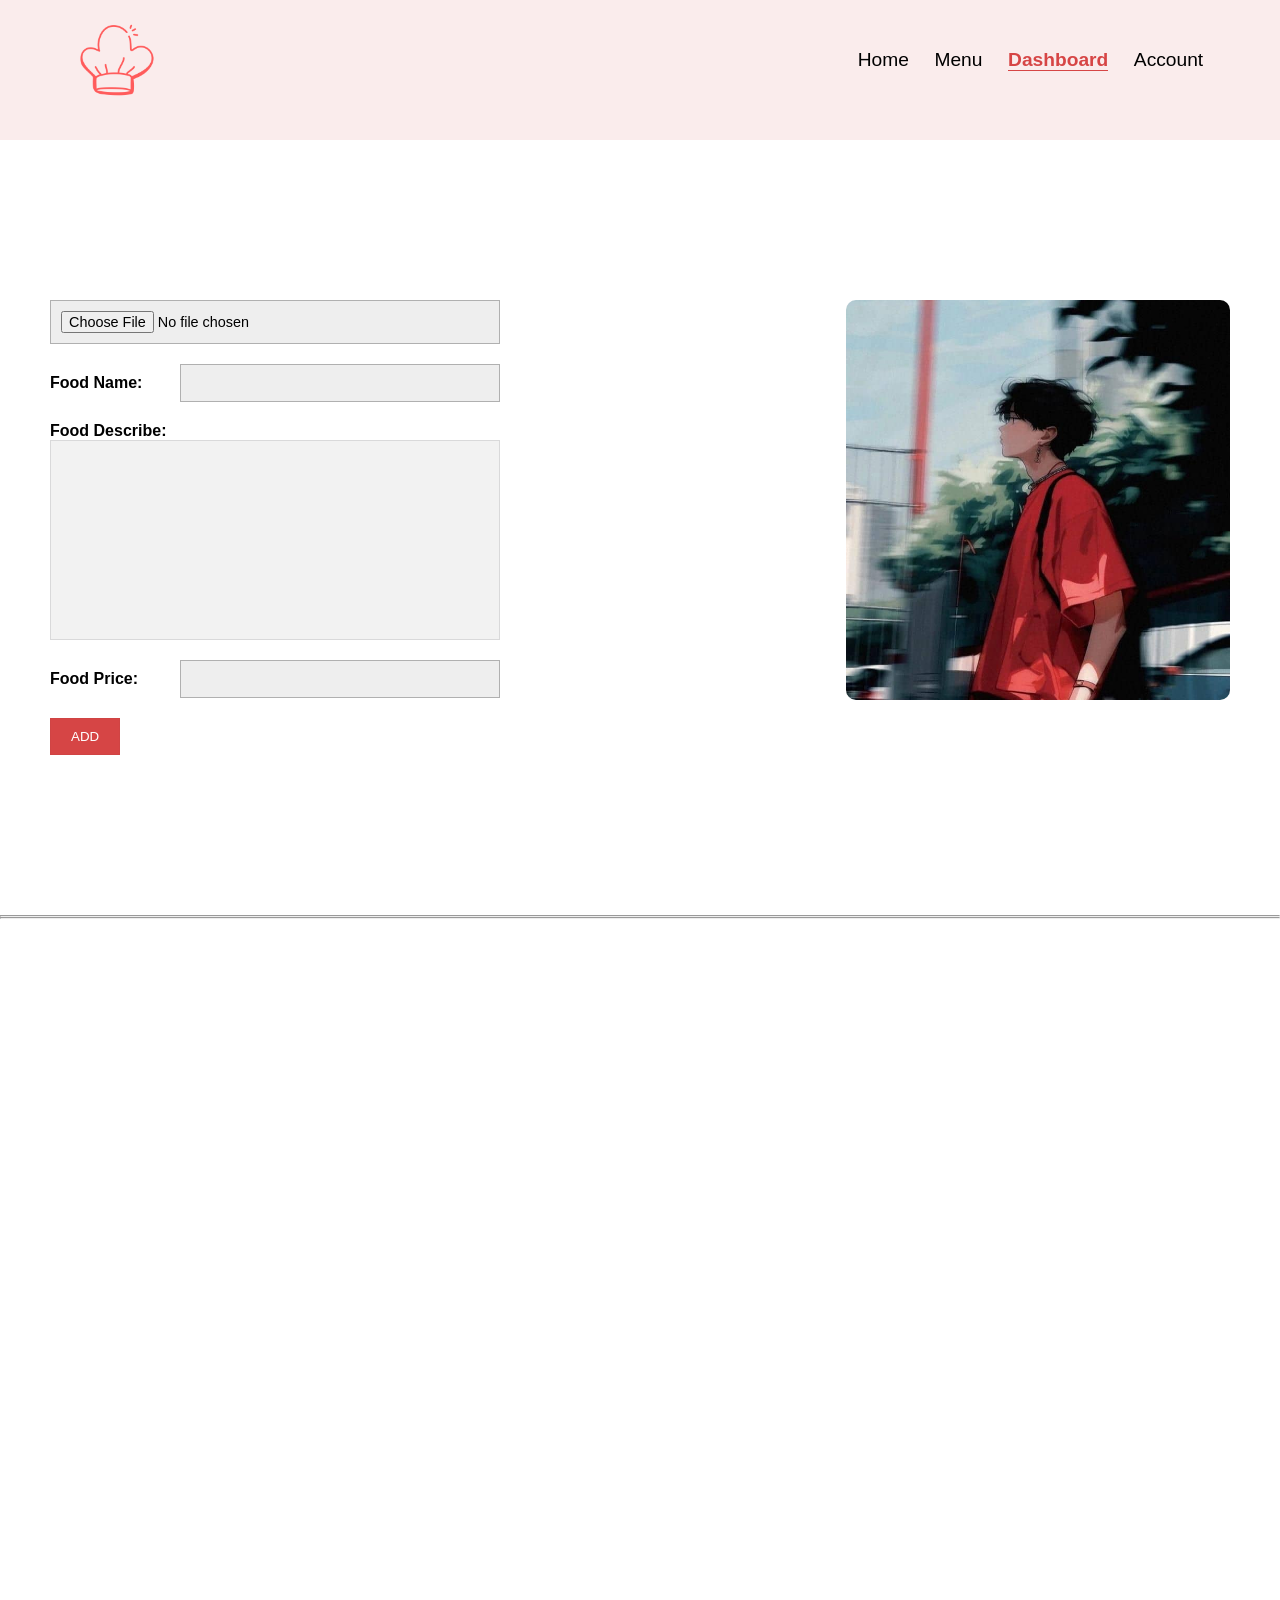
<file: pages/dashboard.html>
<!doctype html>
<html lang="en">
  <head>
    <meta charset="UTF-8" />
    <meta name="viewport" content="width=device-width, initial-scale=1.0" />
    <link rel="shortcut icon" href="/images/logo.webp" type="image/x-icon" />
    <link rel="stylesheet" href="/css/navBar.css" />
    <link rel="stylesheet" href="/css/style.css" />
    <link rel="stylesheet" href="/css/dashboard.css" />
    <link rel="stylesheet" href="/css/menu.css" />
    <script src="/js/navBar.js" defer></script>
    <script src="/js/dashboard.js" defer></script>
    <title>Dashboard</title>
  </head>
  <body>
    <div class="toUpDiv">
      <button class="toUpBtn"><img src="/images/arrow.webp" alt="" /></button>
      <div class="animatedBorder"></div>
    </div>
    <nav class="navbar">
      <div class="logo">
        <a href="/index.html">
          <img src="/images/logo.webp" alt="" />
        </a>
      </div>

      <div class="links">
        <li><a href="/index.html">Home</a></li>
        <li><a href="/pages/menu.html">Menu</a></li>
        <li class="activeNav"><a href="/pages/dashboard.html">Dashboard</a></li>
        <li><a href="/pages/account.html">Account</a></li>
      </div>
      <button id="" class="menuToggle">
        <img src="/images/menu.webp" alt="" />
      </button>
      <div class="smallMenu">
        <li><a href="/index.html">Home</a></li>
        <li><a href="/pages/menu.html">Menu</a></li>
        <li class="activeNav"><a href="/pages/dashboard.html">Dashboard</a></li>
        <li><a href="/pages/account.html">Account</a></li>
      </div>
    </nav>

    <section class="addSection">
      <form class="addFrom" action="">
        <input id="foodImageInput" type="file"/>
        <div class="formName">
          <label for="foodNameInput">Food Name:</label>
          <input id="foodNameInput" type="text" required />
        </div>

        <div class="formDescribe">
          <label for="foodDescribeInput">Food Describe:</label>
          <textarea name="foodDescribeInput" id="foodDescribeInput"></textarea>
        </div>

        <div class="formPrice">
          <label for="foodPriceInput">Food Price:</label>
          <input id="foodPriceInput" type="number" required />
        </div>
        <button id="addFoodBtn" class="primaryBtn">ADD</button>
      </form>

      <div class="previewImage">
        <img src="/images/img3.webp" alt="" />
      </div>
    </section>
    <hr />
    <hr />

    <section class="foodMenu">

    </section>

  </body>
</html>
</file>
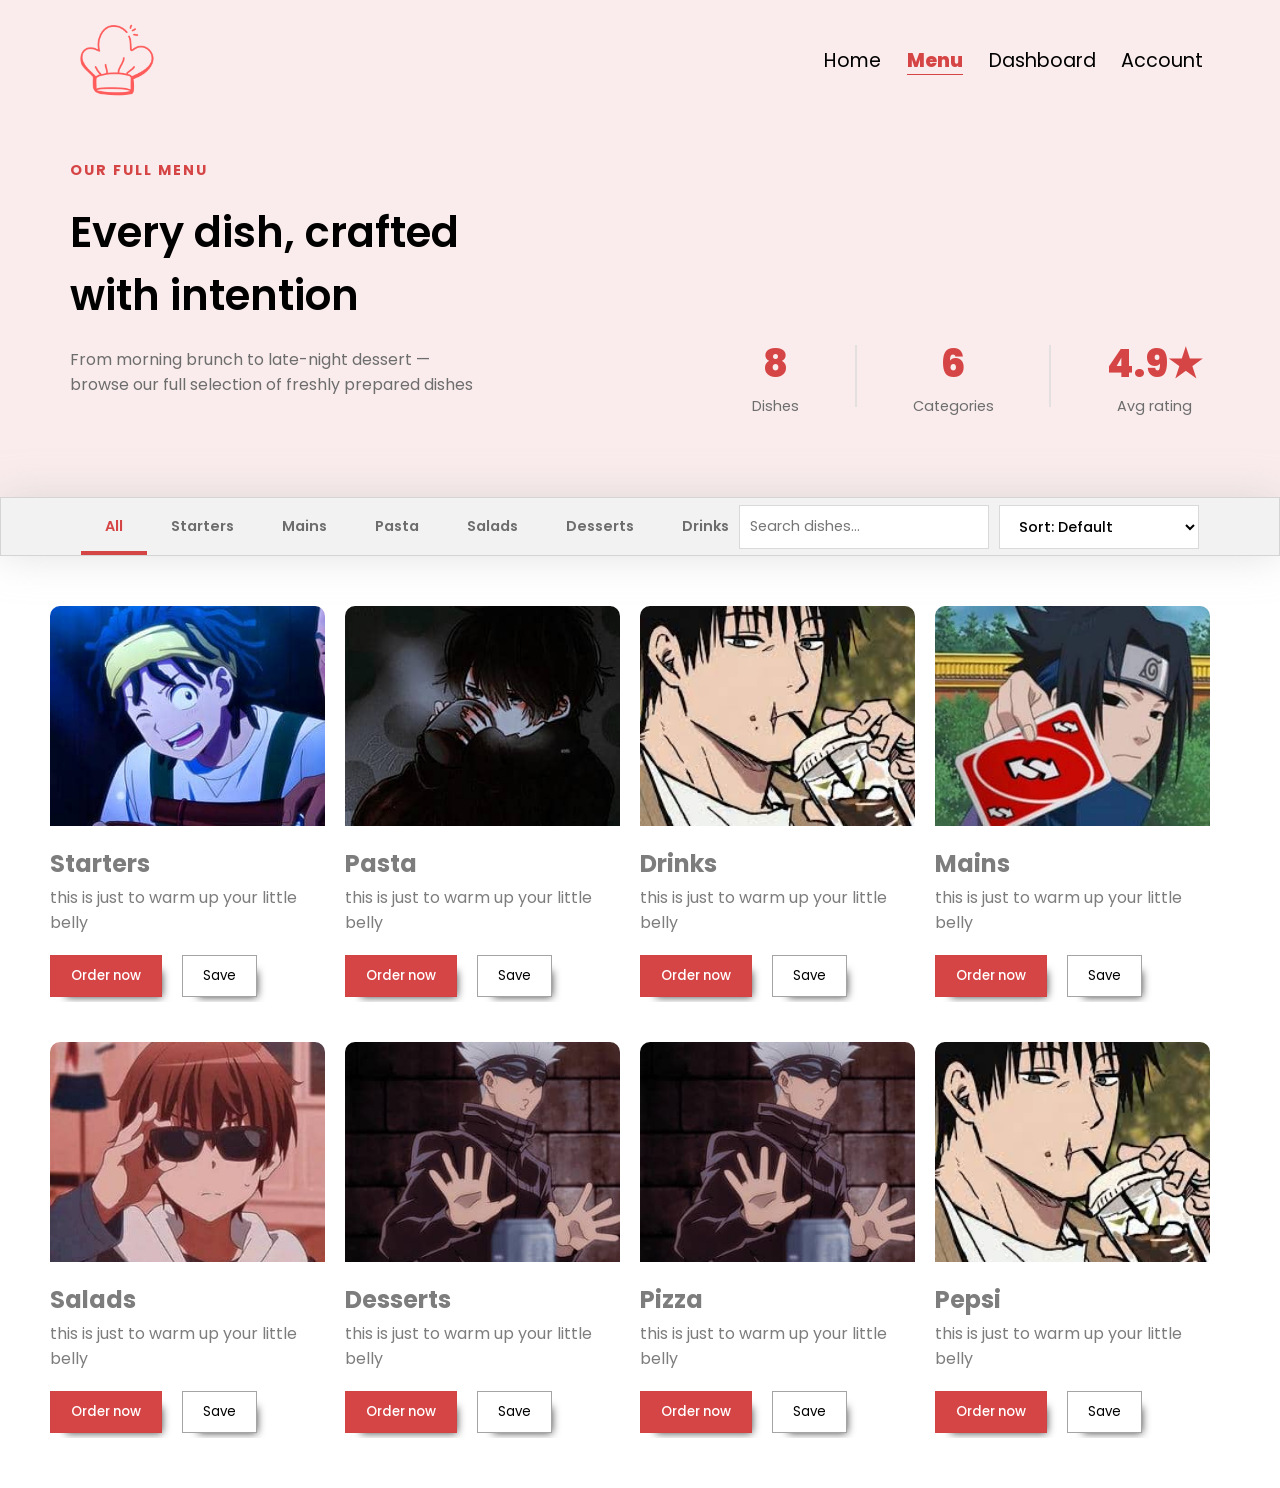
<file: pages/menu.html>
<!doctype html>
<html lang="en">
  <head>
    <meta charset="UTF-8" />
    <meta name="viewport" content="width=device-width, initial-scale=1.0" />
    <link
      href="https://fonts.googleapis.com/css2?family=Poppins:ital,wght@300;400;500;600;700;800&display=swap"
      rel="stylesheet"
    />
    <link rel="shortcut icon" href="/images/logo.webp" type="image/x-icon" />
    <link rel="stylesheet" href="/css/navBar.css" />
    <link rel="stylesheet" href="/css/style.css" />
    <link rel="stylesheet" href="/css/menu.css" />
    
    <script src="/js/menu.js" defer></script>
    <script src="/js/navBar.js" defer></script>
    <script src="/js/dashboard.js" defer></script>
    <title>Menu</title>
  </head>
  <body>
    <div class="toUpDiv">
      <button class="toUpBtn"><img src="/images/arrow.webp" alt="" /></button>
      <div class="animatedBorder"></div>
    </div>
    <nav class="navbar">
      <div class="logo">
        <a href="/index.html">
          <img src="/images/logo.webp" alt="" />
        </a>
      </div>

      <div class="links">
        <li><a href="/index.html">Home</a></li>
        <li class="activeNav"><a href="/pages/menu.html">Menu</a></li>
        <li><a href="/pages/dashboard.html">Dashboard</a></li>
        <li><a href="/pages/account.html">Account</a></li>
      </div>
      <button id="" class="menuToggle">
        <img src="/images/menu.webp" alt="" />
      </button>
      <div class="smallMenu">
        <li><a href="/index.html">Home</a></li>
        <li class="activeNav"><a href="/pages/menu.html">Menu</a></li>
        <li><a href="/pages/dashboard.html">Dashboard</a></li>
        <li><a href="/pages/account.html">Account</a></li>
      </div>
    </nav>

    <section class="heroSection">
      <div class="hero">
        <div class="heroInfo">
          <h5>Our Full Menu</h5>
          <h2>Every dish, crafted with intention</h2>
          <p>
            From morning brunch to late-night dessert — browse our full
            selection of freshly prepared dishes
          </p>
        </div>
        <div class="heroRate">
          <div class="dishes"><span></span> Dishes</div>
          <hr />
          <div class="categories"><span></span> Categories</div>
          <hr />
          <div class="rating"><span>4.9★</span> Avg rating</div>
        </div>
      </div>
    </section>

    <section class="dishNav">
      <div class="dishesList">
        <li data-target="All" class="selected">All</li>
        <li data-target="Starters">Starters</li>
        <li data-target="Mains">Mains</li>
        <li data-target="Pasta">Pasta</li>
        <li data-target="Salads">Salads</li>
        <li data-target="Desserts">Desserts</li>
        <li data-target="Drinks">Drinks</li>
      </div>
      <div class="dishesInput">
        <input id="dishesInput" type="text" placeholder="Search dishes..." />
        <select class="sortSelect" name="sortSelect" id="sortSelect">
          <option value="">Sort: Default</option>
          <option value="">Price: Low → High</option>
          <option value="">Price: High → Low</option>
          <option value="">Top Rated</option>
        </select>
      </div>
    </section>

    <section class="foodMenu">
      <div class="foodCard" data-target="Starters">
        <div class="cardImg">
          <img src="/images/menuPage/foodDrinksImages/img1.webp" alt="" />
        </div>
        <a href="" class="cardInfo">
          <h1 class="cardName">Starters</h1>
          <p class="cardDescribe">this is just to warm up your little belly</p>
        </a>
        <div class="cardBtn">
          <button class="primaryBtn">Order now</button>
          <button class="secondaryBtn">Save</button>
        </div>
      </div>

      <div class="foodCard" data-target="Pasta">
        <div class="cardImg">
          <img src="/images/menuPage/foodDrinksImages/img2.webp" alt="" />
        </div>
        <a href="" class="cardInfo">
          <h1 class="cardName">Pasta</h1>
          <p class="cardDescribe">this is just to warm up your little belly</p>
        </a>
        <div class="cardBtn">
          <button class="primaryBtn">Order now</button>
          <button class="secondaryBtn">Save</button>
        </div>
      </div>

      <div class="foodCard" data-target="Drinks">
        <div class="cardImg">
          <img src="/images/menuPage/foodDrinksImages/img3.webp" alt="" />
        </div>
        <a href="" class="cardInfo">
          <h1 class="cardName">Drinks</h1>
          <p class="cardDescribe">this is just to warm up your little belly</p>
        </a>
        <div class="cardBtn">
          <button class="primaryBtn">Order now</button>
          <button class="secondaryBtn">Save</button>
        </div>
      </div>

      <div class="foodCard" data-target="Mains">
        <div class="cardImg">
          <img src="/images/menuPage/foodDrinksImages/img4.webp" alt="" />
        </div>
        <a href="" class="cardInfo">
          <h1 class="cardName">Mains</h1>
          <p class="cardDescribe">this is just to warm up your little belly</p>
        </a>
        <div class="cardBtn">
          <button class="primaryBtn">Order now</button>
          <button class="secondaryBtn">Save</button>
        </div>
      </div>

      <div class="foodCard" data-target="Salads">
        <div class="cardImg">
          <img src="/images/menuPage/foodDrinksImages/img5.webp" alt="" />
        </div>
        <a href="" class="cardInfo">
          <h1 class="cardName">Salads</h1>
          <p class="cardDescribe">this is just to warm up your little belly</p>
        </a>
        <div class="cardBtn">
          <button class="primaryBtn">Order now</button>
          <button class="secondaryBtn">Save</button>
        </div>
      </div>

      <div class="foodCard" data-target="Desserts">
        <div class="cardImg">
          <img src="/images/menuPage/foodDrinksImages/img6.webp" alt="" />
        </div>
        <a href="" class="cardInfo">
          <h1 class="cardName">Desserts</h1>
          <p class="cardDescribe">this is just to warm up your little belly</p>
        </a>
        <div class="cardBtn">
          <button class="primaryBtn">Order now</button>
          <button class="secondaryBtn">Save</button>
        </div>
      </div>

      <div class="foodCard" data-target="Mains">
        <div class="cardImg">
          <img src="/images/menuPage/foodDrinksImages/img6.webp" alt="" />
        </div>
        <a href="" class="cardInfo">
          <h1 class="cardName">Pizza</h1>
          <p class="cardDescribe">this is just to warm up your little belly</p>
        </a>
        <div class="cardBtn">
          <button class="primaryBtn">Order now</button>
          <button class="secondaryBtn">Save</button>
        </div>
      </div>

      <div class="foodCard" data-target="Drinks">
        <div class="cardImg">
          <img src="/images/menuPage/foodDrinksImages/img3.webp" alt="" />
        </div>
        <a href="" class="cardInfo">
          <h1 class="cardName">Pepsi</h1>
          <p class="cardDescribe">this is just to warm up your little belly</p>
        </a>
        <div class="cardBtn">
          <button class="primaryBtn">Order now</button>
          <button class="secondaryBtn">Save</button>
        </div>
      </div>
    </section>

    <!-- <button id="lol">click me lol</button> -->
  </body>
</html>
</file>
<file: css/navBar.css>
.toUpDiv {
  position: fixed;
  bottom: 50px;
  right: 50px;
  z-index: 99;
  display: none;
  border-radius: 50%;
  box-shadow: 4px 4px 10px 0px;
  transition:
    box-shadow 0.1s ease,
    transform 0.1s ease;
}
.toUpDiv:hover {
  box-shadow: none;
  transform: translate(1px, 1px);
}
.toUpDiv .toUpBtn {
  position: relative;
  width: clamp(50px, 10vw, 50px);
  z-index: 2;
  background: var(--primary-bg);
  border: none;
  padding: 12px;
  border-radius: 50%;
}
.toUpBtn img {
  transform: rotate(-90deg);
  width: 100%;
}
.toUpDiv .animatedBorder {
  border-radius: 50%;
  position: absolute;
  inset: -3px;
  z-index: 1;
  background-image: linear-gradient(
    to right,
    #443742,
    #846c5b,
    #cea07e,
    #edd9a3
  );
  animation: borderAnimation 8s linear infinite;
}
@keyframes borderAnimation {
  from {
    transform: rotate(0deg);
  }
  to {
    transform: rotate(360deg);
  }
}

/* ////////////////////////// */
.links .activeNav a,
.smallMenu .activeNav a {
  color: var(--primary);
  font-weight: 800;
}
.activeNav::before {
  content: "";
  position: absolute;
  bottom: 0px;
  left: 0;
  width: 100%;
  min-height: 1px;
  background-color: var(--primary);
  z-index: 1;
  transition: width 0.2s ease;
}
.navbar .smallMenu.active {
  display: flex;
}
.navbar .smallMenu.close {
  animation: slideOut 0.4s ease;
}
.navbar {
  background-color: var(--primary-bg);
  padding: 20px 6vw 40px;
  display: flex;
  justify-content: space-between;
  align-items: center;
  gap: 30px;
  overflow: hidden;
}
.navbar a {
  color: black;
}
.navbar .logo {
  width: clamp(70px, 15vw, 80px);
}
.logo img {
  display: block;
  width: 100%;
}
/*  menu for small devices */
.navbar .smallMenu.close {
  animation: slideOut 0.4s ease;
}
.navbar .smallMenu {
  position: fixed;
  right: 0;
  top: 0;
  bottom: 0;
  width: 70%;
  display: none;
  flex-flow: column;
  justify-content: start;
  align-items: center;
  gap: 20px;
  background-color: var(--trans-bg);
  backdrop-filter: blur(5px);
  padding-top: 30px;
  animation: slideIn 0.4s ease;
}
@keyframes slideIn {
  from {
    transform: translateX(500px);
  }
  to {
    transform: translateX(0);
  }
}
@keyframes slideOut {
  from {
    transform: translateX(0px);
  }
  to {
    transform: translateX(500px);
  }
}
.navbar .menuToggle {
  background: none;
  border: none;
  padding: 0;
  display: none;
}
.menuToggle img {
  display: block;
  width: clamp(30px, 15vw, 40px);
}
/* //// */
.navbar .links {
  display: flex;
  align-items: end;
  flex-flow: row wrap;
  gap: clamp(5px, 2vw, 30px);
}
.navbar li {
  position: relative;
  list-style: none;
  cursor: pointer;
}
.navbar li::after {
  content: "";
  position: absolute;
  bottom: 0px;
  left: 0;
  width: 0%;
  min-height: 1px;
  background-color: black;
  transition: width 0.2s ease;
}
.navbar li:hover::after {
  width: 100%;
}
.navbar li a {
  font-size: clamp(1rem, 4vw, 1.2rem);
  text-decoration: none;
}
/* //// */
@media (max-width: 768px) {
  .navbar .links {
    display: none;
  }
  .navbar .menuToggle {
    display: block;
  }
  .navbar li {
    width: 100%;
    text-align: center;
  }
  .navbar li a {
    display: inline-block;
    width: 100%;
  }
}
</file>
<file: css/style.css>
:root {
  --primary: #d64545;
  --primary-bg: #faecec;
  /* --secondary: #f2f2f2;
  --secondary-bg: #fff; */
  --bg: #f2f2f2;
  --card-bg: #f6d9d9;
  --border: 1px solid #d9d9da;
  --head-font: clamp(1.4rem, 5vw, 2.5rem);
  --secondary-font: clamp(1.1rem, 3vw, 1.3rem);
  --h2s-font: clamp(2rem, 3vw, 2.4rem);

  --h3s-font: clamp(1.4rem, 3vw, 2rem);
  --h4s-font: clamp(1.2rem, 2vw, 1.4rem);
  --h5s-font: clamp(0.6rem, 2vw, 0.9rem);

  --btn-font: clamp(0.8rem, 2vw, 0.9rem);
  --p-font: clamp(0.8rem, 2vw, 1rem);
  --trans-bg: rgba(52, 52, 52, 0.169);
  --mb: 110px;
}

* {
  margin: 0;
  box-sizing: border-box;
  font-family: "poppins", sans-serif;
}
h2 {
  font-size: var(--h2s-font);
}
h3 {
  font-size: var(--h3s-font);
}
h4 {
  font-size: var(--h4s-font);
}
h5 {
  font-size: var(--h5s-font);
}
p {
  font-size: var(--p-font);
}
button {
  cursor: pointer;
}
img {
  display: block;
  width: 100%;
  height: 100%;
}
/* .flex {
  display: flex;
  flex-flow: column;
} */

/* //// */
body {
  position: relative;
  color: black;
}
/* //// */

/* //// */
.heroSection {
  padding: 50px 0px;
  margin-bottom: var(--mb);
  background-color: var(--primary-bg);
}
.hero {
  border: 1px solid #33333325;
  background-color: var(--card-bg);
  margin: auto;
  width: clamp(260px, 90vw, 2000px);
  height: clamp(400px, 40vw, 70vh);
  display: flex;
  justify-content: space-between;
}
.heroInfo {
  padding: 20px;
  display: flex;
  flex-direction: column;
  justify-content: center;
  gap: 20px;
  width: 45%;
}
.heroInfo h1 {
  font-weight: 500;
  font-size: var(--head-font);
}
.heroInfo p {
  font-size: var(--p-font);
}
.heroBtn {
  display: flex;
  flex-flow: wrap;
  gap: 10px;
}
.primaryBtn {
  border: 1px solid #3333330a;
  padding: 10px 20px;
  color: white;
  font-weight: 500;
  background-color: var(--primary);
  transition: opacity 0.2s linear;
}
.btn:hover {
  opacity: 0.9;
}
.secondaryBtn {
  padding: 10px 20px;
  border: 1px solid #33333371;
  background: none;
}
.heroImg {
  width: 50%;
}
.heroImg img {
  display: block;
  width: 100%;
  height: 100%;
  object-fit: cover;
}
/* //// */
.whyUsSection h4 {
  font-size: var(--h3s-font);
}
.whyUsSection h2 {
  font-size: var(--h2s-font);
  font-weight: 300;
}
.whyUsSection p {
  font-size: var(--p-font);
  margin-bottom: 60px;
}
.ourPerks h1 {
  font-size: var(--secondary-font);
  font-weight: 600;
  margin: 10px 0px;
}
.ourPerks h5 {
  font-size: var(--h5s-font);
  font-weight: 700;
}
.ourPerks p {
  margin-bottom: 20px;
}
.whyUsSection {
  display: flex;
  flex-flow: column;
  align-items: center;
  gap: 10px;
  padding: 0px 50px;
  margin-bottom: var(--mb);
}
.ourPerks {
  display: flex;
  justify-content: center;
  flex-flow: row wrap;
  gap: clamp(5px, 3vw, 20px);
}
.card {
  background-color: var(--bg);
  display: flex;
  flex-flow: column;
  justify-content: space-between;
  border: 1px solid #d9d9da;
  width: clamp(310px, 25%, 490px);
  height: clamp(350px, 30vw, 400px);
}
.quality {
  flex-flow: row;
  width: clamp(310px, 42%, 800px);
}
.qualityInfo {
  display: flex;
  flex-flow: column;
  justify-content: center;
  padding: clamp(10px, 2vw, 20px);
  height: 100%;
}
.cardInfo {
  background-color: var(--bg);
  padding: clamp(10px, 2vw, 20px);
}
.learnMore {
  font-weight: 600;
  text-decoration: none;
  color: black;
  transition: letter-spacing 0.2s ease;
}
.learnMore span {
  margin-left: 8px;
}
.learnMore:hover {
  letter-spacing: 1px;
}
.learnMore:hover span {
  margin-left: 10px;
}
.speedImg,
.valueImg {
  width: 100%;
  height: 50%;
}
.ourPerks img {
  display: block;
  min-height: 100%;
  width: 100%;
  object-fit: cover;
}
/* //// */
.numberSpeak {
  margin-bottom: var(--mb);
}
.numberSpeak .numberAbout {
  padding: 0 50px 80px;
  display: flex;
  justify-content: space-between;
}
.numberAbout h1 {
  font-size: var(--head-font);
  font-weight: 400;
}
.numberAbout p {
  font-size: var(--p-font);
}
.numberAbout h1,
.numberAbout p {
  width: 40%;
}
.numberSpeak .gridCards {
  padding: 0px 50px;
  display: grid;
  grid-template-columns: repeat(3, 1fr);
  grid-template-rows: repeat(2, 220px);
  grid-gap: 20px;
}
.gridCards .gridChild {
  display: flex;
  flex-flow: column;
  justify-content: center;
  align-items: center;
  background-color: var(--bg);
  border: var(--border);
  overflow: hidden;
}
.gridChild h1 {
  font-size: var(--head-font);
}
.gridChild p {
  font-size: var(--p-font);
}
.gridChild img {
  object-fit: cover;
}
.gridCards .child1 {
  grid-row: 1 / span 2;
}
/* //// */
.feedback {
  padding: 60px 50px;
  margin-bottom: var(--mb);
  background-color: var(--primary-bg);
  display: flex;
  justify-content: space-between;
  align-items: center;
}
.feedInfo {
  display: flex;
  flex-flow: column;
  gap: 10px;
}
.feedInfo h1 {
  font-size: var(--head-font);
}
.feedInfo p {
  font-size: var(--p-font);
}
.ourFeeds {
  display: flex;
  flex-flow: column;
  gap: 40px;
  width: 50%;
  min-height: 50%;
}
.ourFeeds .socialFeeds {
  width: 100%;
  min-height: 100%;
  border: var(--border);
  overflow: hidden;
}
.socialFeeds .slides {
  display: flex;
  min-width: 100%;
  min-height: 100%;
  transition: transform 0.3s ease;
}
.slides .feeds {
  display: grid;
  grid-template-rows: repeat(4, auto);
  padding: 20px;
  min-width: 100%;
  min-height: 100%;
}
.platformInfo img {
  object-fit: cover;
  display: inline-block;
  width: 100%;
}
.feeds .platformInfo,
.feeds .platformProfile {
  display: flex;
  align-items: center;
  gap: 10px;
}
.platformInfo .platformLogo,
.platformProfile .profilePhp {
  width: clamp(40px, 8vw, 60px);
  height: clamp(40px, 8vw, 60px);
}
.platformInfo .platformLogo img {
  border-radius: 20%;
}
.platformProfile .profilePhp img {
  border-radius: 50%;
}
.feeds .platformProfile {
  margin-bottom: 20px;
}
.feeds .thefeedback {
  margin: 40px 0px 20px;
  font-size: var(--p-font);
}
.ourFeeds .feedTool {
  display: flex;
  justify-content: space-between;
  align-items: end;
}
.feedTool .pointFeed {
  display: flex;
  gap: 4px;
}
.pointFeed .circle {
  background-color: #929292;
  border-radius: 50%;
  width: 8px;
  min-height: 8px;
  cursor: pointer;
}
.circle:hover {
  background-color: #333;
}
.circle.active {
  transition: background-color 0.3s ease;
  background-color: #333;
}
.btnFeed button {
  border: var(--border);
  background-color: var(--card-bg);
  box-shadow: 5px 5px 15px #3333334d;
  padding: 15px 20px;
  margin: 0px 5px;
  width: 60px;
}
.btnFeed button:hover {
  transform: translate(1px, 1px);
  box-shadow: none;
}
.prev img {
  transform: rotate(180deg);
}
/* //// */
.stepsDinner {
  margin-bottom: var(--mb);
  padding: 0 50px;
  display: flex;
  flex-flow: column;
  align-items: center;
  gap: 20px;
}
.stepsDinner h3 {
  font-size: var(--h3s-font);
  font-weight: 600;
}
.stepsDinner h2 {
  font-size: var(--h2s-font);
  font-weight: 400;
}
.stepsDinner p {
  font-size: var(--p-font);
}
.stepsDinner .allSteps {
  margin-top: 60px;
  display: grid;
  grid-template-columns: repeat(4, 1fr);
  grid-gap: 20px;
  width: 100%;
}
.allSteps * {
  color: white;
}

.allSteps .steps {
  position: relative;
  background-repeat: no-repeat;
  background-position: center;
  background-size: cover;
  min-height: 350px;
  display: flex;
  flex-flow: column;
  justify-content: space-between;
  padding: 40px 20px;
  background-image: linear-gradient(rgba(0, 0, 0, 0.4));
}
.steps .bgImg {
  position: absolute;
  inset: 0;
  z-index: -1;
  object-fit: cover;
}
.steps .stepsInfo {
  display: flex;
  flex-flow: column;
  gap: 10px;
}
.stepsInfo .invert {
  filter: invert(1);
  width: clamp(40px, 4vw, 60px);
}
.allSteps .browse {
  grid-column: 1 / span 2;
  padding: 40px 40px;
}
.steps h3 {
  font-size: var(--h3s-font);
  font-weight: 400;
}
.steps h4 {
  font-size: var(--h4s-font);
  font-weight: 500;
}
.steps h5 {
  font-size: var(--h5s-font);
  font-weight: 700;
}
.steps p {
  font-size: clamp(0.8rem, 2vw, 0.9rem);
}
.steps a {
  font-size: var(--p-font);
}
.stepsBtn {
  display: flex;
  align-items: center;
  gap: 20px;
}
.stepsBtn button {
  font-size: var(--btn-font);
  font-weight: 700;
  padding: 10px 25px;
  border: 1px solid #89898963;
  background: none;
  backdrop-filter: blur(5px);
  transition: transform 0.2s ease;
}
.stepsBtn button:hover {
  cursor: pointer;
  transform: translate(1px, 1px);
}
/* //// */
.faq,
.ready {
  background-color: var(--bg);
  padding: 80px 50px;
  display: flex;
  flex-flow: column;
  align-items: center;
  gap: 30px;
}
.ready .readyBtns {
  display: flex;
  gap: 20px;
}
.readyImg {
  margin: 40px 0px;
  width: clamp(250px, 100%, 100%);
  height: clamp(250px, 100vw, 550px);
}
.readyImg img {
  object-fit: cover;
}
/* //// */
.faq h2 {
  font-weight: 500;
}
.faq h3 {
  font-weight: 400;
}
.faq .allAQ {
  margin: 20px 0px;
  display: flex;
  flex-flow: column;
  width: 65%;
}
.allAQ .AQ {
  margin: 0px 0px 20px;
}
.allAQ .questionCheck {
  display: none;
}
.allAQ .questionTitle {
  position: relative;
  display: flex;
  justify-content: space-between;
  background-color: #ffffff;
  padding: 12px;
  width: 100%;
  color: rgba(0, 0, 0, 0.7);
  border: none;
  border-radius: 12px;
  font-size: var(--h4s-font);
  cursor: pointer;
  z-index: 2;
  transition: color 0.1s ease;
}
.allAQ .questionTitle:hover {
  color: rgba(0, 0, 0, 1);
}
.allAQ .questionTitle .remove {
  display: none;
}
.allAQ .answer {
  position: relative;
  background-color: #ffffff;
  overflow: hidden;
  height: 0px;
  z-index: 1;
  transition: all 0.2s ease;
}
.allAQ .answer::before {
  content: "";
  position: absolute;
  left: 10px;
  top: 0;
  bottom: 0;
  margin-block: auto;
  height: 60%;
  width: 2px;
  background-color: #333;
}
.answer p {
  position: relative;
  margin: 30px 0px 40px;
  line-height: 25px;
  opacity: 0;
  transition: all 0.4s ease;
}
.allAQ .questionCheck:checked ~ .answer {
  transform: translateY(-20%);
  padding: 20px 30px 0px;
  height: 100%;
}
.allAQ .questionCheck:checked ~ .answer p {
  opacity: 1;
}
.allAQ .questionCheck:checked ~ .questionTitle .add {
  display: none;
}
.allAQ .questionCheck:checked ~ .questionTitle .remove {
  display: block;
}
/* //// */
.ourTeam {
  padding: 80px 50px;
  display: flex;
  flex-flow: column;
  align-items: start;
  gap: 20px;
}
.team {
  display: grid;
  grid-template-columns: repeat(3, 1fr);
  grid-gap: 60px 20px;
  width: 100%;
  margin: 60px 0px;
}
.team .member {
  border-radius: 10px 10px 0 0;
  overflow: hidden;
  display: flex;
  flex-flow: column;
  gap: 20px;
}
.memberImg {
  height: clamp(250px, 25vw, 450px);
}
.memberImg img {
  object-fit: cover;
  width: 100%;
}
.member .memberSocial {
  display: flex;
  gap: 20px;
}
.member .memberInfo {
  display: flex;
  flex-flow: column;
  gap: 4px;
}
.memberSocial img {
  width: clamp(25px, 2vw, 30px);
}
/* //// */
.stay {
  text-align: center;
  display: flex;
  flex-flow: column;
  align-items: center;
  gap: 20px;
  background-color: var(--card-bg);
  padding: 120px 50px;
}
.stay form {
  display: flex;
  justify-content: center;
  gap: 10px;
  width: 100%;
}
form input {
  font-size: var(--h5s-font);
  width: clamp(150px, 25vw, 350px);
  padding: 10px;
  background-color: #d9d9da72;
  border: 1px solid #b0b0b0;
}
.signTerms {
  font-size: clamp(0.7rem, 2vw, 0.8rem);
}
/* //// */
.contactUs {
  padding: 80px 50px;
}
.contactUs h2 {
  font-weight: 400;
  margin: 20px 0px;
}
.contactUs .reachUs {
  display: grid;
  grid-template-columns: repeat(4, 1fr);
  grid-gap: 20px;
  margin: 50px 0px;
}
.reachUs .callUs {
  display: flex;
  flex-flow: column;
  gap: 30px;
}
.callUs .icon {
  width: clamp(40px, 8vw, 40px);
}
.callUs h3 {
  font-weight: 400;
}
.callUs h5 {
  font-weight: 400;
}
/* //// */
.footer {
  padding: 80px 50px;
}
.footer .informed {
  display: flex;
  justify-content: space-between;
}
.informedInfo {
  line-height: 30px;
}
.informedForm h5 {
  font-weight: 400;
  margin-top: 10px;
}
.footer .about {
  margin: 80px 0px;
  display: grid;
  grid-template-columns: repeat(6, 1fr);
  gap: 40px;
}
.ourLogo {
  width: clamp(80px, 10vw, 120px);
}
.about .ourLinks {
  display: flex;
  flex-flow: column;
  gap: 20px;
}
.ourLinks p {
  font-weight: 600;
  margin-bottom: 10px;
}
.ourLinks a,
.OurTerms a {
  text-decoration: none;
  color: rgb(80, 80, 80);
  transition: color 0.3s ease;
}
.ourLinks a:hover,
.OurTerms a:hover {
  color: black;
}
.credit {
  margin: 40px 0px;
  display: flex;
  justify-content: space-between;
}
.credit h5 {
  font-weight: 400;
  display: inline-block;
}
.credit .OurTerms {
  display: flex;
  gap: 20px;
}
.ourSocials {
  display: flex;
  gap: 10px;
}
.ourSocials img {
  width: clamp(20px, 10vw, 20px);
}
/* //// */

/* //// */
@media (max-width: 1239px) {
  .quality {
    display: flex;
    flex-direction: column;
  }
  .qualityImg {
    min-height: 50%;
  }
  .stepsDinner .allSteps {
    grid-template-columns: repeat(1, auto);
  }
  .allSteps .browse {
    grid-column: 1 / span 1;
  }

  .footer .about {
    grid-template-columns: repeat(3, 1fr);
  }
}
/* small devices below 768px wide */
@media (max-width: 768px) {
  /* //// */
  .hero {
    gap: 20px;
    flex-direction: column;
  }
  .heroInfo,
  .heroImg {
    width: 100%;
  }
  .heroImg {
    height: clamp(180px, 50vw, 350px);
  }
  /* //// */
  .whyUsSection {
    padding: 0px 20px;
    text-align: center;
    gap: 20px;
  }
  /* //// */
  .numberSpeak .numberAbout {
    flex-flow: column;
    align-items: center;
    justify-content: space-between;
    gap: 40px;
    text-align: center;
  }
  .numberAbout h1,
  .numberAbout p {
    width: 100%;
  }
  .numberSpeak .gridCards {
    display: grid;
    grid-template-columns: repeat(1, 1fr);
    grid-template-rows: repeat(5, 220px);
    grid-gap: 10px;
    padding: 0px 20px;
  }
  .gridCards .child1 {
    grid-row: 1 / span 1;
  }
  /* //// */
  .feedback {
    flex-flow: column;
    justify-content: center;
    gap: 80px;
    padding: 60px 20px;
  }
  .feedInfo {
    text-align: center;
    gap: 20px;
  }
  .ourFeeds {
    gap: 40px;
    width: 100%;
    min-height: 50%;
  }
  .ourFeeds .feedTool {
    flex-flow: column;
    justify-content: space-between;
    align-items: center;
    gap: 40px;
  }
  /* //// */
  .stepsDinner {
    padding: 0 20px;
  }
  .stepsDinner > h2 {
    text-align: center;
  }
  .allSteps .steps {
    justify-content: space-around;
    padding: 0px 20px;
  }
  /* //// */
  .ready {
    padding: 80px 20px 20px;
    gap: 40px;
    text-align: center;
  }
  .ready .readyBtns {
    flex-flow: column;
  }
  .readyImg {
    margin: 20px 0px;
  }
  /* //// */
  .faq {
    padding: 60px 20px 80px;
  }
  .faq .allAQ {
    width: 100%;
  }
  .allAQ p {
    margin: 20px 0px 40px;
    line-height: 20px;
  }
  /* //// */
  .ourTeam {
    padding: 80px 20px;
  }
  .team {
    grid-template-columns: repeat(1, 1fr);
    grid-gap: 40px 20px;
  }
  /* //// */
  .stay {
    padding: 120px 20px;
  }
  .stay form {
    flex-flow: column;
    gap: 10px;
  }
  form input {
    width: 100%;
  }
  /* //// */
  .contactUs {
    padding: 80px 20px 20px;
  }
  .contactUs .reachUs {
    grid-template-columns: repeat(1, 1fr);
    grid-gap: 50px;
  }
  /* //// */
  .footer {
    padding: 20px 20px;
  }
  .footer .informed {
    display: flex;
    flex-flow: column;
    gap: 20px;
    justify-content: space-between;
  }
  .informedForm {
    display: flex;
    flex-flow: column;
    gap: 20px;
  }
  .footer .about {
    grid-template-columns: repeat(2, 1fr);
  }
  .credit {
    flex-flow: column;
    gap: 60px;
  }
  .credit .OurTerms {
    display: flex;
    flex-flow: wrap;
    justify-content: center;
    gap: 20px;
  }
  .ourSocials {
    justify-content: center;
    gap: 20px;
  }
}
</file>
<file: css/dashboard.css>
.addSection {
  display: flex;
  flex-flow: row;
  justify-content: space-between;
  width: 100%;
  padding: 50px;
  margin-top: var(--mb);
  margin-bottom: var(--mb);
}
.addSection .addFrom {
  display: flex;
  flex-flow: column;
  align-items: start;
  gap: 20px;
  width: clamp(300px, 50vw, 450px);
}
.addFrom div {
  width: 100%;
  display: flex;
  justify-content: space-between;
  align-items: center;
}
div input{
    width: clamp(200px, 25vw, 350px);
}
.addFrom .formDescribe {
  flex-flow: wrap;
}
.formDescribe textarea {
  background: var(--bg);
  border: var(--border);
  resize: none;
  width: 100%;
  min-height: 200px;
}
.addFrom #foodImageInput {
  width: 100%;
}
label{
    font-weight: bold;
}
.previewImage {
  display: block;
  width: clamp(290px, 30vw, 400px);
  height: clamp(200px, 40vw, 400px);
}
.previewImage img{
    object-fit: cover;
    border-radius: 10px;
}

@media (max-width: 768px) {
  .addSection {
    flex-flow: column-reverse;
    align-items: center;
    padding: 50px 10px;
    gap: 20px;
  }
  .addFrom {
    display: flex;
    flex-flow: column;
    align-items: start;
    gap: 20px;
  }
}
</file>
<file: css/menu.css>
.hide {
  display: none;
}
.show {
  display: block;
}

.heroSection {
  margin-bottom: 0px;
  padding: 0px 0px 80px;
}
.hero {
  background: none;
  border: none;
  align-items: end;
  margin: 0px 50px;
  width: clamp(320px, 90vw, 2000px);
  height: min-content;
}
.hero .heroInfo {
  width: 40%;
}
.heroInfo h5 {
  color: var(--primary);
  letter-spacing: 2px;
  text-transform: uppercase;
}
.heroInfo h2 {
  font-size: clamp(1.4rem, 4vw, 2.6rem);
  font-weight: 600;
}
.heroInfo p {
  color: #6d6d6d;
}
.hero .heroRate {
  display: flex;
  justify-content: space-between;
  width: clamp(280px, 80vw, 450px);
  color: #6d6d6d;
  text-align: center;
  font-size: clamp(0.6rem, 2vw, 0.9rem);
}
.heroRate hr {
  margin: 10px 0px;
  border: 0.5px solid #dadadaa5;
}
.heroRate span {
  text-align: center;
  color: var(--primary);
  font-size: var(--h2s-font);
  display: block;
  font-weight: 800;
  margin-bottom: 4px;
}
/* //// */
.dishNav {
  display: flex;
  justify-content: space-between;
  align-items: center;
  padding: 0px 80px;
  background-color: #f2f2f2;
  box-shadow: 0px 0px 40px #c7c7c787;
  border: 1px solid #bcbcbc87;
}
.dishNav .dishesList {
  display: flex;
  overflow: auto;
  width: 100%;
}
.dishesList li {
  list-style: none;
  cursor: pointer;
  padding: 18px 24px;
  color: #6d6d6d;
  font-weight: 600;
  font-size: clamp(0.9rem, 2vw, 0.9rem);
  transition: color 0.3s ease;
}
.dishesList li:hover {
  color: black;
}
.dishesList .selected {
  position: relative;
  color: var(--primary);
}
.dishesList .selected::after {
  content: "";
  position: absolute;
  bottom: 0;
  left: 0;
  width: 100%;
  height: 4px;
  background-color: var(--primary);
}
.dishesInput {
  display: flex;
  gap: 10px;
}
.dishesInput input {
  font-size: clamp(0.9rem, 2vw, 0.9rem);
  width: clamp(200px, 25vw, 250px);
  padding: 10px;
  background-color: #ffffff;
  border: 1px solid #d9d9da;
  outline: none;
}
.dishesInput input[type="text"]:focus {
  border: 1px solid var(--primary) !important;
}
select,
::picker(select) {
  appearance: base-select;
}
.dishesInput .sortSelect {
  font-size: clamp(0.9rem, 2vw, 0.9rem);
  width: clamp(200px, 25vw, 200px);
  padding: 10px 15px;
  background-color: #ffffff;
  border: 1px solid #d9d9da;
  font-weight: 500;
  cursor: pointer;
}
.sortSelect::picker(select) {
  top: calc(anchor(bottom) - 2px);
  border-radius: 0 0 10px 10px;
}
option:hover,
option:focus {
  background: var(--primary);
  color: white;
  font-weight: 600;
}
/* //// */
.foodMenu {
  padding: 50px;
  display: grid;
  grid-template-columns: repeat(4, 275px);
  gap: 40px 20px;
  min-height: 100vh;
}
.foodMenu .foodCard {
  min-height: min-content;
  border-radius: 10px 10px 0px 0px;
  padding: 0px 0px 5px;
  overflow: hidden;
}
.foodCard a {
  text-decoration: none;
  color: rgb(125, 125, 125);
  transition: color 0.3s ease;
}
.foodCard:hover a {
  color: black;
}
.foodCard .cardImg {
  cursor: pointer;
  width: 100%;
  height: clamp(200px, 30vw, 220px);
}
.cardImg img {
  object-fit: cover;
}
.foodCard .cardInfo {
  display: flex;
  flex-flow: column;
  gap: 4px;
  margin: 20px 0px;
  padding: 0px;
  background: none;
}
.foodCard .cardBtn {
  display: flex;
  gap: 20px;
}
.cardBtn button {
  box-shadow: 8px 8px 8px -8px rgba(0, 0, 0, 0.75);
  transition:
    transform 0.1s ease,
    box-shadow 0.1s ease;
}
.cardBtn button:hover {
  box-shadow: none;
  transform: translate(1px, 1px);
}
/* //// */

/* //// */
@media (max-width: 1239px) {
  .foodMenu {
    padding: 50px 20px;
    grid-template-columns: repeat(2, 1fr);
  }
}
@media (max-width: 768px) {
  .heroSection {
    padding: 0px 0px 40px;
  }
  .hero {
    align-items: start;
    margin: 0px auto;
  }
  .hero .heroInfo {
    width: 100%;
  }
  .heroRate {
    margin: 0px auto;
  }
  /* //// */
  .dishNav {
    align-items: start;
    flex-flow: column;
    gap: 20px;
    padding: 10px 10px;
  }
  .dishesInput {
    flex-flow: column;
    width: 100%;
  }
  .dishesInput input {
    width: 100%;
    padding: 10px;
  }

  .foodMenu {
    padding: 50px 20px;
    grid-template-columns: repeat(1, 1fr);
  }
  .foodCard {
    height: min-content;
  }
}
</file>
